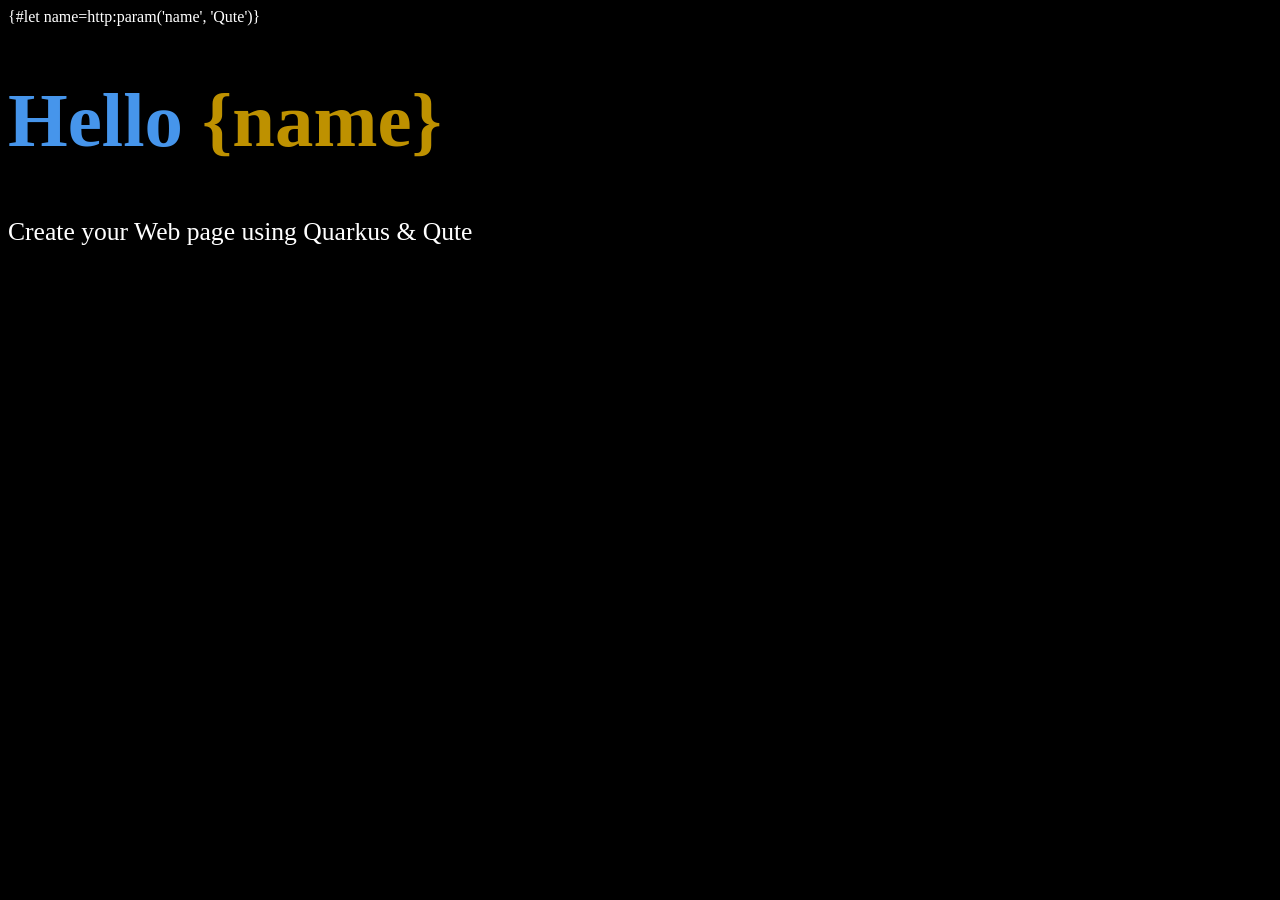
<file: src/main/resources/templates/pub/some-page.html>
{#let name=http:param('name', 'Qute')}
<!DOCTYPE html>
<html>
<head>
    <meta charset="UTF-8">
    <title>Hello {name}</title>
    <style>
        body {
            background-color: #000;
            color: #fff;
        }
        h1 {
            color: #4695EB;
            font-size: 6vw;
        }

        h1 b {
            color: #be9100;
        }

        p {
            font-size: 2vw;
        }
    </style>
</head>
<body>
<h1>Hello <b>{name}</b></h1>

<p>Create your Web page using Quarkus & Qute</p>
</body>
</html>
</file>
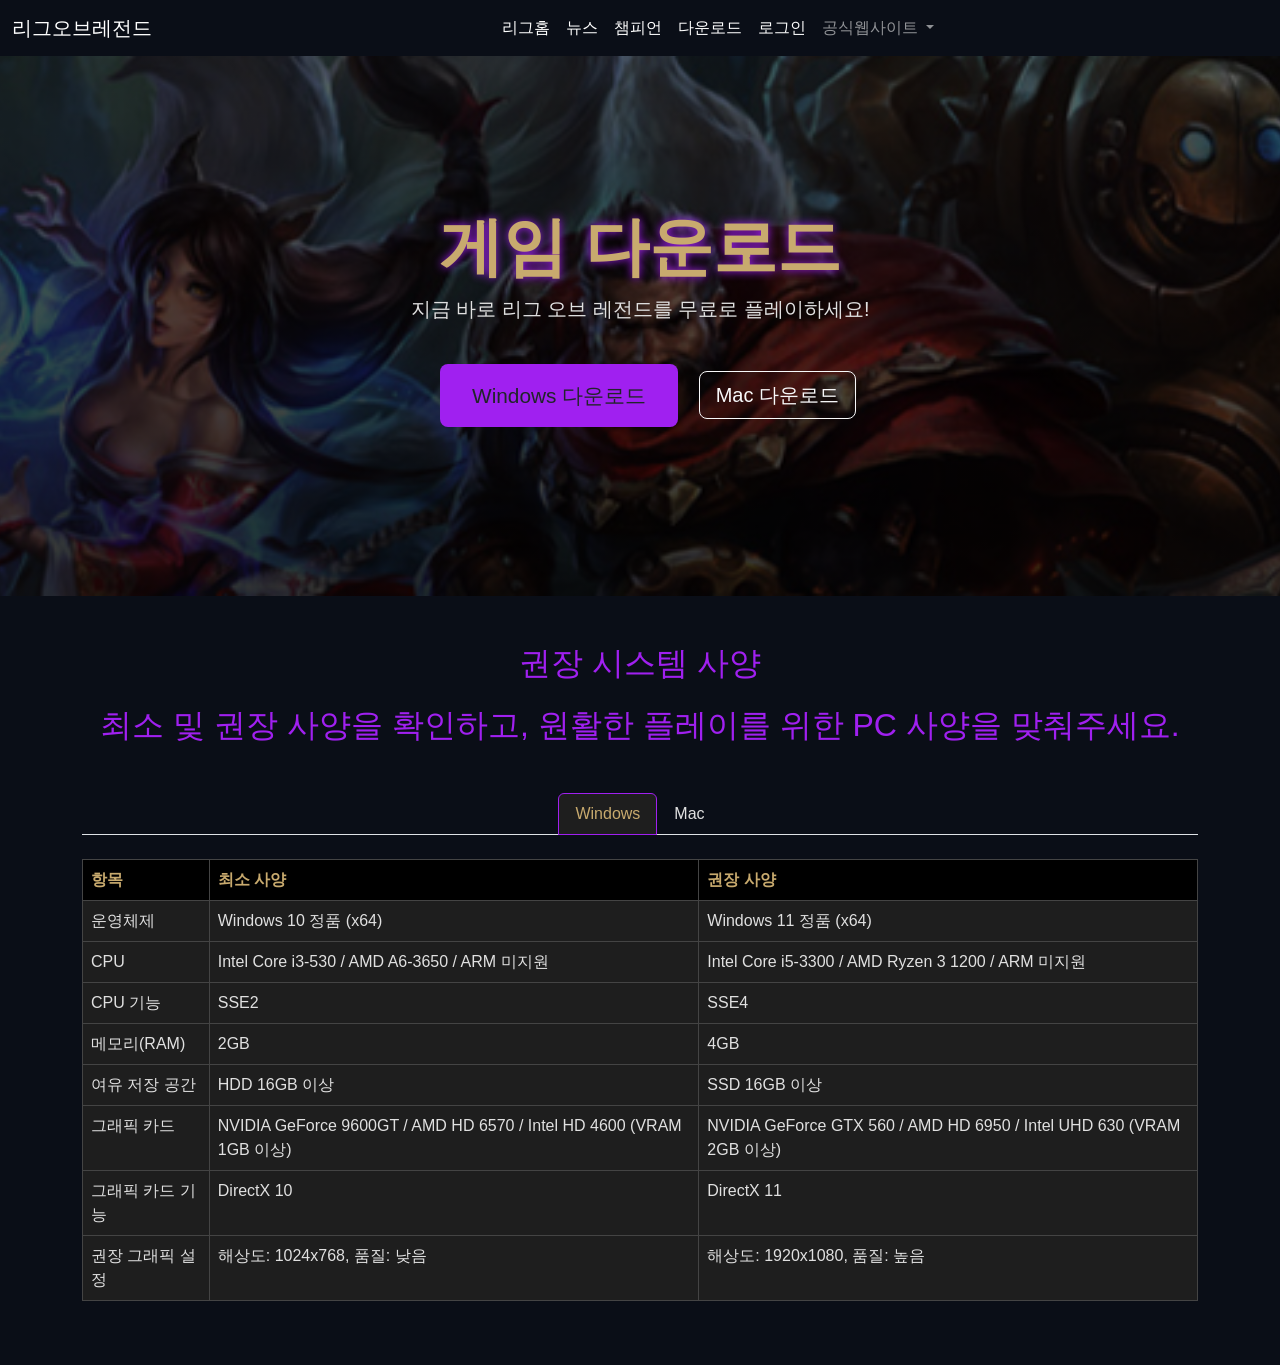
<file: src/main/resources/META-INF/resources/main_page_sub/download.html>
<!DOCTYPE html> <!-- 주석은 이렇게 입력! -->
<html lang=”ko”>
<head>
  <meta charset="UTF-8">
  <title>LOL - 1단계</title>
  <link href="https://cdn.jsdelivr.net/npm/bootstrap@5.3.3/dist/css/bootstrap.min.css" rel="stylesheet">
  <script src="https://cdn.jsdelivr.net/npm/bootstrap@5.3.0/dist/js/bootstrap.bundle.min.js"></script>
</head>

<style>

    .card {
transition: transform 0.3s, box-shadow 0.3s;
}
.card:hover {
transform: scale(1.05); /* 마우스를 올리면 커짐 */
box-shadow: 0 10px 20px rgba(160, 32, 240, 0.5); /* 보라색 광원 효과 */
}
.card-img-top {
height: 200px;
object-fit: cover; /* 이미지가 찌그러지지 않게 채움 */
}
body { background-color: #0a0e17; color: #fff; }
.accent-purple { color: #a020f0; }
.card { background-color: #1e1e1e; border: none; color: white; }
.btn-primary { background-color: #a020f0; border: none; }
</style>
<link rel="stylesheet" href="../css/download.css">


<body>
  <nav class="navbar navbar-expand-lg navbar-dark">
    <div class="container-fluid">
      <a class="navbar-brand" href="#">리그오브레전드</a>
      <button class="navbar-toggler" type="button" data-bs-toggle="collapse" data-bs-target="#navbarSupportedContent" aria-controls="navbarSupportedContent" aria-expanded="false" aria-label="Toggle navigation">
        <span class="navbar-toggler-icon"></span>
      </button>
        <div class="collapse navbar-collapse" id="navbarSupportedContent">
          <ul class="navbar-nav mx-auto mb-2 mb-lg-0">
            <li class="nav-item">
              <a class="nav-link active" aria-current="page" href="#">리그홈</a>
            </li>
            <li class="nav-item">
              <a class="nav-link active" aria-current="page" href="#">뉴스</a>
            </li>
            <li class="nav-item">
              <a class="nav-link active" aria-current="page" href="#">챔피언</a>
            </li>
            <li class="nav-item">
              <a class="nav-link active" aria-current="page" href="#">다운로드</a>
            </li>
            <li class="nav-item">
              <a class="nav-link active" aria-current="page" href="#">로그인</a>
            </li>
          
            <li class="nav-item dropdown">
              <a class="nav-link dropdown-toggle" href="#" id="navbarDropdown" role="button" data-bs-toggle="dropdown" aria-expanded="false">
                공식웹사이트
              </a>
              <ul class="dropdown-menu">
                <li><a class="dropdown-item" href="https://www.leagueoflegends.com/ko-kr/" target="_blank">LOL공식웹사이트</a></li>
                <li><a class="dropdown-item" href="#">Another action</a></li>
                <li><hr class="dropdown-divider"></li>
                <li><a class="dropdown-item" href="#">Something else here</a></li>
              </ul>
            </li>
          </ul>
        </div>
      </div>
    </div>
  </nav>
    <section class="hero">
        <div class="container">
            <h1>게임 다운로드</h1>
            <p class="lead mb-4">지금 바로 리그 오브 레전드를 무료로 플레이하세요!</p>
            <a href="../pds/Install League of Legends kr.exe" class="btn btn-download btn-lg" target="_blank">Windows 다운로드</a>
            <a href="#" class="btn btn-outline-light btn-lg" target="_blank">Mac 다운로드</a>
        </div>
    </section>
    <!-- 시스템 사양 섹션 -->
    <section class="container my-5">
        <h2 class="text-center mb-4 accent-purple">권장 시스템 사양</h2>
        <h2 class="text-center mb-5 accent-purple">최소 및 권장 사양을 확인하고, 원활한 플레이를 위한 PC 사양을 맞춰주세요.</h2>

        <!-- 탭: Windows / Mac (첨부 이미지처럼) -->
        <ul class="nav nav-tabs justify-content-center mb-4" id="osTabs" role="tablist">
            <li class="nav-item" role="presentation">
                <button class="nav-link active" id="windows-tab" data-bs-toggle="tab" data-bs-target="#windows" type="button" role="tab">Windows</button>
            </li>
            <li class="nav-item" role="presentation">
                <button class="nav-link" id="mac-tab" data-bs-toggle="tab" data-bs-target="#mac" type="button" role="tab">Mac</button>
            </li>
        </ul>   

        <div class="tab-content">
            <!-- Windows 탭 -->
            <div class="tab-pane fade show active" id="windows" role="tabpanel">
                <div class="table-responsive">
                    <table class="table table-bordered table-hover">
                        <thead>
                            <tr>
                                <th>항목</th>
                                <th>최소 사양</th>
                                <th>권장 사양</th>
                            </tr>
                        </thead>
                        <tbody>
                            <tr><td>운영체제</td><td>Windows 10 정품 (x64)</td><td>Windows 11 정품 (x64)</td></tr>
                            <tr><td>CPU</td><td>Intel Core i3-530 / AMD A6-3650 / ARM 미지원</td><td>Intel Core i5-3300 / AMD Ryzen 3 1200 / ARM 미지원</td></tr>
                            <tr><td>CPU 기능</td><td>SSE2</td><td>SSE4</td></tr>
                            <tr><td>메모리(RAM)</td><td>2GB</td><td>4GB</td></tr>
                            <tr><td>여유 저장 공간</td><td>HDD 16GB 이상</td><td>SSD 16GB 이상</td></tr>
                            <tr><td>그래픽 카드</td><td>NVIDIA GeForce 9600GT / AMD HD 6570 / Intel HD 4600 (VRAM 1GB 이상)</td><td>NVIDIA GeForce GTX 560 / AMD HD 6950 / Intel UHD 630 (VRAM 2GB 이상)</td></tr>
                            <tr><td>그래픽 카드 기능</td><td>DirectX 10</td><td>DirectX 11</td></tr>
                            <tr><td>권장 그래픽 설정</td><td>해상도: 1024x768, 품질: 낮음</td><td>해상도: 1920x1080, 품질: 높음</td></tr>
                        </tbody>
                    </table>
                </div>
            </div>

            <!-- Mac 탭 (실제 사양 기반, 간단히 예시) -->
            <div class="tab-pane fade" id="mac" role="tabpanel">
                <div class="table-responsive">
                    <table class="table table-bordered table-hover">
                        <thead>
                            <tr>
                                <th>항목</th>
                                <th>최소 사양</th>
                                <th>권장 사양</th>
                            </tr>
                        </thead>
                        <tbody>
                            <tr><td>운영체제</td><td>macOS 10.15 이상</td><td>macOS 13 Ventura 이상</td></tr>
                            <tr><td>CPU</td><td>Intel Core i5 또는 Apple M1</td><td>Apple M2 이상</td></tr>
                            <tr><td>메모리(RAM)</td><td>4GB</td><td>8GB 이상</td></tr>
                            <tr><td>여유 저장 공간</td><td>SSD 16GB 이상</td><td>SSD 30GB 이상</td></tr>
                            <tr><td>그래픽</td><td>Metal 지원 GPU</td><td>Metal 2 지원 GPU</td></tr>
                        </tbody>
                    </table>
                </div>
            </div>
        </div>
    </section>

<!--네비아래-->

<!-- 바디안, 히어로 배너 (공식 페이지스타일) -->

<!--스타일바로아래-->
</file>
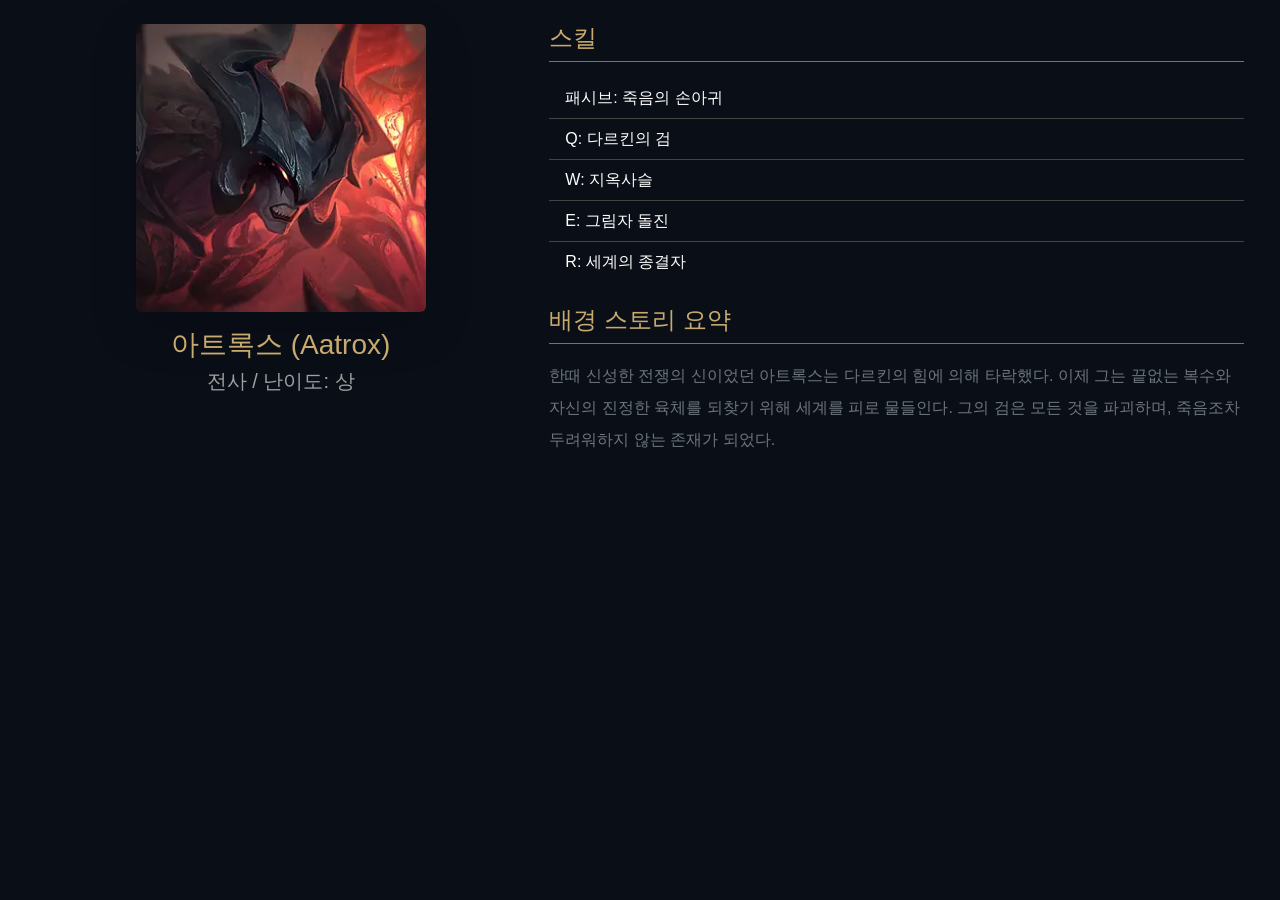
<file: src/main/resources/META-INF/resources/modals/Aatrox.html>
<!DOCTYPE html>
<html lang="ko">
<head>
  <meta charset="UTF-8">
  <meta name="viewport" content="width=device-width, initial-scale=1.0">
  <title>아트록스 상세</title>
  
  <!-- Bootstrap 5 CSS (index.html과 동일하게 연동) -->
  <link href="https://cdn.jsdelivr.net/npm/bootstrap@5.3.3/dist/css/bootstrap.min.css" rel="stylesheet" integrity="sha384-QWTKZyjpPEjISv5WaRU9OFeRpok6YctnYmDr5pNlyT2bRjXh0JMhjY6hW+ALEwIH" crossorigin="anonymous">
  
  <!-- LOL 스타일 맞추기 위한 간단 커스텀 (필요 시 resources/css/custom.css로 이동) -->
  <style>
    body {
      background-color: #0a0e17;
      color: white;
      padding: 1.5rem;
      font-family: 'Segoe UI', sans-serif;
    }
    h3, h4 {
      color: #c8aa6e; /* LOL 골드 톤 */
    }
    .text-muted {
      color: #a0a0a0 !important;
    }
    .list-group-item {
      background: transparent;
      border-color: #444;
      color: white;
    }
  </style>
</head>
<body>

  <div class="container-fluid">
    <div class="row g-4">
      
      <!-- 왼쪽: 이미지 + 기본 정보 -->
      <div class="col-lg-5 text-center">
        <img src="../images/Aatrox.png" class="img-fluid rounded shadow-lg" alt="아트록스" style="max-height: 480px; object-fit: contain;">
        <div class="mt-3">
          <h3 class="mb-1">아트록스 (Aatrox)</h3>
          <p class="text-muted fs-5">전사 / 난이도: 상</p>
        </div>
      </div>
      
      <!-- 오른쪽: 스킬 + 스토리 -->
      <div class="col-lg-7">
        <h4 class="border-bottom border-secondary pb-2 mb-3">스킬</h4>
        <ul class="list-group list-group-flush mb-4">
          <li class="list-group-item">패시브: 죽음의 손아귀</li>
          <li class="list-group-item">Q: 다르킨의 검</li>
          <li class="list-group-item">W: 지옥사슬</li>
          <li class="list-group-item">E: 그림자 돌진</li>
          <li class="list-group-item">R: 세계의 종결자</li>
        </ul>

        <h4 class="border-bottom border-secondary pb-2 mb-3">배경 스토리 요약</h4>
        <p class="text-secondary lh-lg">
          한때 신성한 전쟁의 신이었던 아트록스는 다르킨의 힘에 의해 타락했다. 
          이제 그는 끝없는 복수와 자신의 진정한 육체를 되찾기 위해 세계를 피로 물들인다. 
          그의 검은 모든 것을 파괴하며, 죽음조차 두려워하지 않는 존재가 되었다.
        </p>
      </div>
      
    </div>
  </div>

</body>
</html>
</file>
<file: src/main/resources/META-INF/resources/css/download.css>
body { 
    background-color: #0a0e17; 
    color: #e0e0e0; 
    font-family: 'Segoe UI', Arial, sans-serif; 
}

.hero {
    background: linear-gradient(rgba(0,0,0,0.6), rgba(0,0,0,0.8)), 
                url('../images/download-banner.png') center/cover no-repeat;
    min-height: 60vh;
    display: flex;
    align-items: center;
    justify-content: center;
    text-align: center;
    padding: 2rem;
}

.hero h1 { 
    font-size: 4rem; 
    font-weight: bold; 
    color: #c8aa6e;          /* LOL 골드 톤 */
    text-shadow: 0 0 10px #a020f0;
}

.btn-download {
    background-color: #a020f0;
    border: none;
    font-size: 1.3rem;
    padding: 1rem 2rem;
    margin: 1rem;
}

.btn-download:hover { 
    background-color: #800080; 
}

.nav-tabs .nav-link { 
    color: #e0e0e0; 
}

.nav-tabs .nav-link.active { 
    background-color: #1e1e1e; 
    color: #c8aa6e; 
    border-color: #a020f0; 
}

.table { 
    --bs-table-bg: #1e1e1e; 
    --bs-table-color: #e0e0e0; 
    --bs-table-border-color: #444;
}

.table th { 
    background-color: #000; 
    color: #c8aa6e; 
}

.card { 
    background-color: #1e1e1e; 
    border: 1px solid #444; 
}

.accent-purple { 
    color: #a020f0; 
}
</file>
